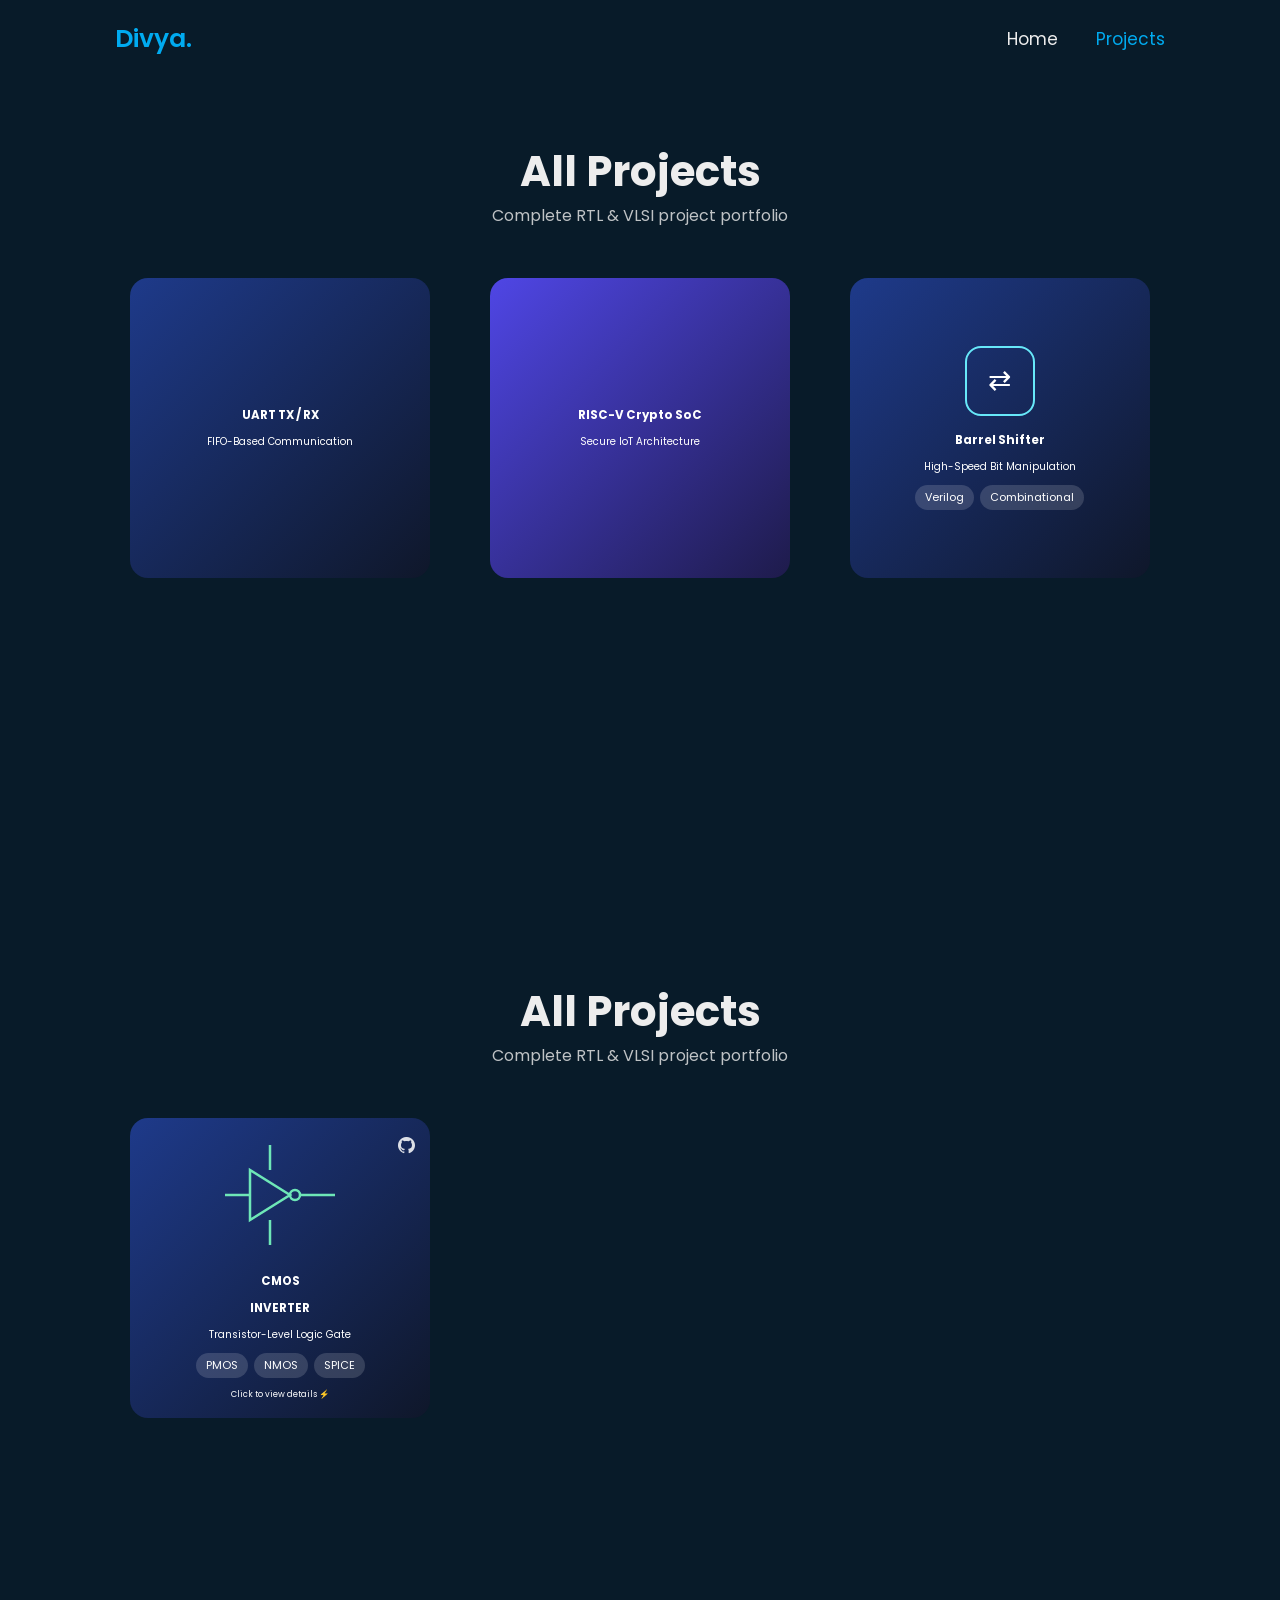
<file: projects.html>
<!DOCTYPE html>
<html lang="en">
<head>
  <meta charset="UTF-8">
  <title>All Projects | Divya Gupta</title>

  <link rel="stylesheet" href="style.css">
  <link href="https://unpkg.com/boxicons@2.1.4/css/boxicons.min.css" rel="stylesheet">
</head>

<body>

<header class="header">
  <a href="index.html" class="logo">Divya.</a>

  <nav class="navbar">
    <a href="index.html">Home</a>
    <a href="projects.html" class="active">Projects</a>
  </nav>
</header>

<section class="projects" style="padding-top:14rem">

  <div class="projects-header">
    <h2>All Projects</h2>
    <p>Complete RTL & VLSI project portfolio</p>
  </div>

  <div class="projects-grid">

    <!-- UART -->
    <div class="flip-card">
      <div class="flip-inner">

        <div class="flip-front" onclick="flipCard(this)">
          <h3>UART TX / RX</h3>
          <p>FIFO-Based Communication</p>
        </div>

        <div class="flip-back">
          <button class="close" onclick="flipBack(this)">✕</button>
          <p>UART with FIFO buffering.</p>

          <a href="https://github.com/Divyagupta004dg/AXI-Lite-Slave-with-FIFO-and-UART-Transmitter"
             target="_blank" class="github-btn">
            GitHub →
          </a>
        </div>

      </div>
    </div>

    <!-- RISC-V -->
    <div class="flip-card">
      <div class="flip-inner">

        <div class="flip-front" onclick="flipCard(this)">
          <h3>RISC-V Crypto SoC</h3>
          <p>Secure IoT Architecture</p>
        </div>

        <div class="flip-back">
          <button class="close" onclick="flipBack(this)">✕</button>

          <p>RISC-V core with cryptographic modules.</p>

          <a href="https://github.com/Divyagupta004dg/RISCV-iot-crypto-Soc"
             target="_blank" class="github-btn">
            GitHub →
          </a>
        </div>

      </div>
    </div>

    <!-- 🔥 BARREL SHIFTER (NOW APPEARS HERE) -->
    <div class="flip-card">
      <div class="flip-inner">

        <div class="flip-front" onclick="flipCard(this)">
          <div class="icon-circle">⇄</div>
          <h3>Barrel Shifter</h3>
          <p>High-Speed Bit Manipulation</p>

          <div class="tags">
            <span>Verilog</span>
            <span>Combinational</span>
          </div>
        </div>

        <div class="flip-back">
          <button class="close" onclick="flipBack(this)">✕</button>

          <p>
            Single-cycle multi-bit barrel shifter
            supporting logical & arithmetic shifts.
          </p>

          <a href="https://github.com/Divyagupta004dg/barrel_shifter_project"
             target="_blank" class="github-btn">
            GitHub →
          </a>
        </div>

      </div>
    </div>

  </div>
</section>

<script>
function flipCard(el) {
  el.closest(".flip-card").classList.add("flipped");
}

function flipBack(el) {
  el.closest(".flip-card").classList.remove("flipped");
}
</script>

</body>
<!-- 🔹 CMOS INVERTER PROJECT -->
<!DOCTYPE html>
<html lang="en">
<head>
    <meta charset="UTF-8">
    <title>All Projects | Divya Gupta</title>
    <meta name="viewport" content="width=device-width, initial-scale=1.0">

    <link rel="stylesheet" href="style.css">
    <link href="https://unpkg.com/boxicons@2.1.4/css/boxicons.min.css" rel="stylesheet">
</head>

<body>

<header class="header">
    <a href="index.html" class="logo">Divya.</a>
    <nav class="navbar">
        <a href="index.html">Home</a>
        <a href="projects.html" class="active">Projects</a>
    </nav>
</header>

<section class="projects">

    <div class="projects-header">
        <h2>All Projects</h2>
        <p>Complete RTL & VLSI project portfolio</p>
    </div>

    <div class="projects-grid">

        <!-- UART -->
        <!-- (paste your UART flip-card here) -->

        <!-- RISC-V -->
        <!-- (paste your RISC-V flip-card here) -->

        <!-- IC Packaging -->
        <!-- (paste IC Packaging flip-card here) -->

        <!-- Barrel Shifter -->
        <!-- (paste Barrel Shifter flip-card here) -->

        <!-- ✅ CMOS INVERTER -->
<div class="flip-card">
  <div class="flip-inner">

    <div class="flip-front" onclick="flipCard(this)">

      <a href="https://github.com/Divyagupta004dg/CMOS_INVERTER_PROJECT"
         target="_blank"
         class="github-icon"
         onclick="event.stopPropagation()">
        <i class="bx bxl-github"></i>
      </a>

      <svg viewBox="0 0 120 120" class="cmos-svg">
        <line x1="5" y1="60" x2="30" y2="60"/>
        <path d="M30 35 L30 85 L70 60 Z"/>
        <circle cx="75" cy="60" r="5"/>
        <line x1="80" y1="60" x2="115" y2="60"/>
        <line x1="50" y1="10" x2="50" y2="35"/>
        <line x1="50" y1="85" x2="50" y2="110"/>
      </svg>

      <h3>CMOS</h3>
      <h3>INVERTER</h3>

      <p>Transistor-Level Logic Gate</p>

      <div class="tags">
        <span>PMOS</span>
        <span>NMOS</span>
        <span>SPICE</span>
      </div>

      <small>Click to view details ⚡</small>
    </div>

    <div class="flip-back">
      <button class="close" onclick="flipBack(this)">✕</button>

      <p>
        CMOS inverter designed at transistor level with PMOS/NMOS sizing,
        SPICE simulation, power-delay analysis, and layout verification.
      </p>

      <a href="https://github.com/Divyagupta004dg/CMOS_INVERTER_PROJECT"
         target="_blank"
         class="github-btn">
        View on GitHub →
      </a>
    </div>

  </div>
</div>
</file>
<file: style.css>
@import url('https://fonts.googleapis.com/css2?family=Poppins:wght@300;400;500;600;700;800;900&display=swap');

/* ================= RESET ================= */
* {
    margin: 0;
    padding: 0;
    box-sizing: border-box;
    text-decoration: none;
    border: none;
    outline: none;
    scroll-behavior: smooth;
    font-family: 'Poppins', sans-serif;
}

:root {
    --bg-color: #081b29;
    --second-bg-color: #112e42;
    --text-color: #ededed;
    --main-color: #00abf0;
}

html {
    font-size: 62.5%;
    overflow-x: hidden;
}
body {
    background: var(--bg-color);
    color: var(--text-color);
    overflow-x: hidden;
    position: relative;
}





/* ================= HEADER ================= */
.header {
    position: fixed;
    top: 0;
    left: 0;
    width: 100%;
    padding: 2rem 9%;
    background: #081b29;
    display: flex;
    justify-content: space-between;
    align-items: center;
    z-index: 100;
}

.logo {
    font-size: 2.5rem;
    color: var(--main-color);
    font-weight: 600;
}

.navbar a {
    font-size: 1.7rem;
    color: var(--text-color);
    margin-left: 3.5rem;
}

.navbar a:hover,
.navbar a.active {
    color: var(--main-color);
}

#menu-icon {
    font-size: 3.6rem;
    color: var(--text-color);
    cursor: pointer;
    display: none;
}

/* ================= SECTIONS ================= */
section {
    min-height: 100vh;
    padding: 10rem 9% 2rem;
}

/* ================= HOME ================= */
.home {
    display: flex;
    align-items: center;
    justify-content: space-between;
    gap: 4rem;
    background: var(--bg-color);
}

.home-content {
    max-width: 60rem;
}

.home-content h1 {
    font-size: 5.6rem;
    font-weight: 700;
    line-height: 1.3;
}

.home-content h1 span {
    color: var(--main-color);
}

.text-animate h3 {
    font-size: 3.2rem;
    font-weight: 700;
}

.multiple-text {
    color: var(--main-color);
}

.multiple-text::after {
    content: '|';
    margin-left: 6px;
    animation: blink 1s infinite;
}

@keyframes blink {
    0%, 50%, 100% { opacity: 1; }
    25%, 75% { opacity: 0; }
}

.home-content p {
    font-size: 1.6rem;
    margin: 2rem 0 3rem;
}

/* ===== BUTTONS (STABLE) ===== */
.btn-box {
    display: flex;
    gap: 2rem;
    margin-bottom: 3rem;   /* 🔒 LOCKS ICON POSITION */
}

.btn-box .btn {
    width: 15rem;
    height: 5rem;
    background: var(--main-color);
    border: .2rem solid var(--main-color);
    border-radius: .8rem;
    font-size: 1.8rem;
    font-weight: 600;
    letter-spacing: .1rem;
    color: var(--bg-color);
    display: inline-flex;
    justify-content: center;
    align-items: center;
    transition: .5s;
}
/* ===== BUTTON ANIMATION (RESTORED) ===== */
.btn-box .btn {
    position: relative;
    overflow: hidden;
}

.btn-box .btn::before {
    content: '';
    position: absolute;
    inset: 0;
    background: rgba(255, 255, 255, 0.15);
    transform: scaleX(0);
    transform-origin: left;
    transition: transform 0.4s ease;
}

.btn-box .btn:hover::before {
    transform: scaleX(1);
}

.btn-box .btn:hover {
    background: transparent;
    color: var(--main-color);
}

.btn-box .btn:nth-child(2) {
    background: transparent;
    color: var(--main-color);
}

.btn-box .btn:nth-child(2):hover {
    background: var(--main-color);
    color: var(--bg-color);
} 

/* ===== SOCIAL ICONS (ORIGINAL POSITION – BELOW) ===== */
.home-sci {
    display: flex;
    gap: 1.5rem;
}


.home-sci a {
    width: 40px;
    height: 40px;
    border: .2rem solid var(--main-color);
    border-radius: 50%;
    display: flex;
    justify-content: center;
    align-items: center;
    color: var(--main-color);
    font-size: 2rem;

    transition: 
        transform 0.4s ease,
        background 0.4s ease,
        color 0.4s ease;

    animation: iconFloat 3s ease-in-out infinite;
}

.home-sci a:hover {
    background: var(--main-color);
    color: var(--bg-color);
}

/* ===== HOME IMAGE ===== */
.home-image {
    flex-shrink: 0;
}

.home-image img {
    width: 32rem;
    max-width: 100%;
}


/* ================= ABOUT ================= */
.about {
    background: var(--second-bg-color);
    display: flex;
    flex-direction: column;
    align-items: center;
}

.about-heading {
    font-size: 4rem;
    margin-bottom: 6rem;
}

.about-heading span {
    color: var(--main-color);
}

.about-container {
    display: flex;
    align-items: center;
    gap: 6rem;
}

.about-text {
    max-width: 60rem;
}

.about-text h3 {
    font-size: 2.4rem;
    margin-bottom: 1.5rem;
}

.about-text p {
    font-size: 1.6rem;
    line-height: 1.7;
    margin-bottom: 2.5rem;
}

/* ===== ABOUT IMAGE (FIXED, STABLE) ===== */
.about-image {
    width: 300px;
    height: 300px;
    border-radius: 50%;
    overflow: hidden;
    box-shadow: 0 0 30px rgba(93, 173, 226, 0.6);
}


.about-image img {
    width: 130%;
    height: 130%;
    object-fit: cover;
    object-position: center 0%;
    transform: translateX(-10%) translateY(-10%);
}
/* ================= SKILLS & TOOLS ================= */

.skills-tools {
    min-height: 100vh;
    padding: 10rem 9%;
    background: radial-gradient(circle at top, #0c2740, #081b29);
}

/* Header */
.skills-header {
    text-align: center;
    max-width: 720px;
    margin: 0 auto 5rem;
}

.skills-pill {
    display: inline-block;
    padding: 0.6rem 1.6rem;
    border-radius: 999px;
    background: #0f3a5c;
    font-size: 1.3rem;
    color: #8fd3ff;
    margin-bottom: 1.6rem;
}

.skills-header h2 {
    font-size: 4.5rem;
    margin-bottom: 1rem;
}

.skills-header p {
    font-size: 1.6rem;
    color: #b7d8f3;
}

/* Filters */
.skills-filters {
    display: flex;
    justify-content: center;
    gap: 1.2rem;
    margin-bottom: 5rem;
    flex-wrap: wrap;
}

.skills-filters button {
    padding: 0.9rem 1.8rem;
    background: #0f2f47;
    color: #b7d8f3;
    border-radius: 1rem;
    font-size: 1.4rem;
    cursor: pointer;
    transition: 0.3s;
}

.skills-filters button.active,
.skills-filters button:hover {
    background: #ffffff;
    color: #081b29;
}

/* Grid */

.skills-grid {
    display: grid;
    grid-template-columns: repeat(5, 1fr); /* ✅ 5 per row */
    gap: 2.6rem;
}

/* ================= CARD ================= */

.skill-card {
    position: relative;
    height: 160px;                 /* 🔥 makes it square-ish */
    border-radius: 1.6rem;
    background: linear-gradient(180deg, #0b2c44, #091f33);
    display: flex;
    align-items: center;
    justify-content: center;
    font-size: 1.7rem;
    font-weight: 600;
    color: #ffffff;
    cursor: pointer;
    overflow: hidden;
    transition: transform 0.35s ease;
}

.skill-card:hover {
    transform: translateY(-6px);
}

/* Animated border */
.skill-card::before {
    content: "";
    position: absolute;
    inset: -2px;
    border-radius: inherit;
    background: conic-gradient(
        from 0deg,
        transparent,
        #7cffc4,
        #8ab4ff,
        transparent
    );
    opacity: 0;
    animation: spinBorder 2.6s linear infinite;
}

/* Mask to keep border thin */
.skill-card::after {
    content: "";
    position: absolute;
    inset: 2px;
    border-radius: inherit;
    background: linear-gradient(180deg, #0b2c44, #091f33);
    z-index: 1;
}

.skill-card {
    z-index: 2;
}
.skill-card span {
    position: relative;
    z-index: 3;
}


/* Activate border */
.skill-card:hover::before,
.skill-card:active::before {
    opacity: 1;
}

/* Animation */
@keyframes spinBorder {
    100% {
        transform: rotate(360deg);
    }
}

/* Mobile */
@media (max-width: 768px) {
    .skills-header h2 {
        font-size: 3.6rem;
    }

    .skill-card {
        height: 140px;
        font-size: 1.6rem;
    }
}


/* ================= MOBILE ================= */
@media (max-width: 768px) {

    #menu-icon {
        display: block;
    }

    .navbar {
        position: absolute;
        top: 100%;
        left: -100%;
        width: 100%;
        background: var(--bg-color);
        padding: 1rem 4%;
        transition: .3s;
    }

    .navbar.active {
        left: 0;
    }

    .navbar a {
        display: block;
        font-size: 2rem;
        margin: 3rem 0;
    }

    .home {
        flex-direction: column;
        text-align: center;
    }

    .home-image img {
        width: 240px;
        margin-top: 3rem;
    }

    .about-container {
        flex-direction: column-reverse;
        text-align: center;
    }
}
/* ================= CONTACT ================= */

.contact {
    min-height: auto;
    padding-bottom: 7rem;
    background: var(--second-bg-color);
}

.contact .heading {
    font-size: 4rem;
    text-align: center;
    margin-bottom: 4rem;
}

.contact .heading span {
    color: var(--main-color);
}

/* FORM */
.contact-form {
    max-width: 70rem;
    margin: 0 auto;
    text-align: center;
}

/* INPUT BOX */
.contact-form .input-box {
    display: flex;
    justify-content: space-between;
    flex-wrap: wrap;
}

.contact-form .input-field {
    position: relative;
    width: 49%;
    margin: 0.8rem 0;
}

/* INPUT & TEXTAREA */
.contact-form .input-field input,
.contact-form .textarea-field textarea {
    width: 100%;
    height: 100%;
    padding: 1.5rem;
    font-size: 1.6rem;
    color: var(--text-color);
    background: transparent;
    border-radius: 0.6rem;
    border: 0.2rem solid var(--main-color);
}

/* TEXTAREA */
.contact-form .textarea-field {
    position: relative;
    margin: 1.6rem 0 2.7rem;
    display: flex;
}

.contact-form .textarea-field textarea {
    resize: none;
}

/* FOCUS ANIMATION */
.contact-form .focus {
    position: absolute;
    top: 0;
    left: 0;
    width: 0;
    height: 100%;
    background: var(--main-color);
    opacity: 0.1;
    border-radius: 0.6rem;
    z-index: -1;
    transition: 0.4s;
}

.contact-form input:focus ~ .focus,
.contact-form textarea:focus ~ .focus {
    width: 100%;
}

/* BUTTON */
.contact-form .btn-box {
    justify-content: center;
}

/* RESPONSIVE */
@media (max-width: 768px) {
    .contact-form .input-field {
        width: 100%;
    }
}

/*.projects {
  padding: 8rem 9%;
  background: radial-gradient(
    circle at top,
    #112e42,
    #081b29
  );
}*/
.projects {
  padding: 8rem 9%;
  background: transparent; /* 🔑 important */
}


.projects-header {
    text-align: center;
    max-width: 700px;
    margin: 0 auto 5rem;
}

.projects-header h2 {
    font-size: 4.2rem;
}

.projects-header p {
    font-size: 1.6rem;
    opacity: 0.8;
}

.view-all-btn {
    display: inline-block;
    margin-top: 2rem;
    padding: 1rem 2.4rem;
    border-radius: 999px;
    background: #fff;
    color: #020617;
    font-weight: 600;
}

/* GRID */
.projects-grid {
    display: grid;
    grid-template-columns: repeat(auto-fit, minmax(280px, 1fr));
    gap: 3rem;
    align-items: stretch; /* ✅ ADD THIS */
}

/* FLIP CARD */

.github-icon {
    position: absolute;
    top: 14px;
    right: 14px;
    font-size: 22px;
    color: #fff;
    opacity: 0.85;
    transition: 0.3s;
    z-index: 10;
}

.github-icon:hover {
    opacity: 1;
    color: #60a5fa;
}
.close {
    position: absolute;
    top: 12px;
    left: 14px;
    background: none;
    border: none;
    color: #fff;
    font-size: 18px;
    cursor: pointer;
}

/* TAGS */
.tags {
    display: flex;
    gap: 0.6rem;
    flex-wrap: wrap;
    justify-content: center;
}

.tags span {
    padding: 0.4rem 0.8rem;
    border-radius: 999px;
    background: rgba(255,255,255,0.15);
    font-size: 1.1rem;
}

/* BUTTONS */
.github-btn {
    display: block;
    margin-top: 1.4rem;
    text-align: center;
    padding: 0.8rem;
    border-radius: 8px;
    background: #4f46e5;
    color: white;
}

.close {
    position: absolute;
    top: 10px;
    right: 12px;
    background: none;
    border: none;
    color: white;
    font-size: 1.6rem;
    cursor: pointer;
}
/* RISC-V CRYPTO ICON */
.shield-icon {
  font-size: 48px;
  margin-bottom: 6px;
  filter: drop-shadow(0 0 8px rgba(139,92,246,0.6));
}

/* Optional: different gradient for crypto card */
.flip-card:nth-child(2) .flip-front {
  background: linear-gradient(135deg, #4f46e5, #1e1b4b);
}
/* ================= PACKAGING CARD ================= */

.flip-front.packaging {
  background: linear-gradient(135deg, #1e3a8a, #020617);
}

/* CHIP BODY */
.chip {
  position: relative;
  width: 200px;
  height: 140px;
  border-radius: 16px;
  border: 2px solid #93c5fd;
  box-shadow: 0 0 20px rgba(147,197,253,0.5);
  display: flex;
  align-items: center;
  justify-content: center;
  margin-bottom: 1rem;
}

/* INNER DIE */
.chip-die {
  width: 80px;
  height: 60px;
  border-radius: 8px;
  border: 2px solid #93c5fd;
  display: flex;
  align-items: center;
  justify-content: center;
  background: rgba(30,58,138,0.6);
}

.chip-die span {
  font-size: 11px;
  font-weight: 600;
  text-align: center;
  line-height: 1.2;
}

/* LABEL */
.chip-label {
  position: absolute;
  bottom: -22px;
  font-size: 11px;
  opacity: 0.8;
}

/* PINS */
.pins {
  position: absolute;
  display: flex;
  gap: 6px;
}

.pins.top {
  top: -8px;
  left: 20px;
  right: 20px;
  justify-content: space-between;
}

.pins.bottom {
  bottom: -8px;
  left: 20px;
  right: 20px;
  justify-content: space-between;
}

.pins.left {
  left: -8px;
  top: 20px;
  bottom: 20px;
  flex-direction: column;
  justify-content: space-between;
}

.pins.right {
  right: -8px;
  top: 20px;
  bottom: 20px;
  flex-direction: column;
  justify-content: space-between;
}

.pins::before {
  content: "";
  width: 10px;
  height: 3px;
  background: #93c5fd;
  display: block;
}

.pins.top::before,
.pins.bottom::before {
  content: "";
}

.pins.top::after,
.pins.bottom::after {
  content: "";
}

.pins.left::before,
.pins.right::before {
  content: "";
}
/* ================= PROJECT CARD ================= */

/* ===== CARD BASE ===== */
.flip-card {
  position: relative;              /* ✅ REQUIRED for ::after glow */
  width: 300px;
  height: 300px;
  perspective: 1200px;
  border-radius: 18px;
}

/* ===== INNER (ROTATES) ===== */
.flip-inner {
  width: 100%;
  height: 100%;
  position: relative;
  transform-style: preserve-3d;
  transition: transform 0.8s ease;
  z-index: 1;
}

/* ===== FLIP STATE ===== */
.flip-card.flipped .flip-inner {
  transform: rotateY(180deg);
}

/* ===== FRONT & BACK ===== */
.flip-front,
.flip-back {
  position: absolute;
  inset: 0;
  border-radius: 18px;
  backface-visibility: hidden;
  padding: 20px;

  display: flex;
  flex-direction: column;
  justify-content: center;
  align-items: center;
  text-align: center;
  gap: 10px;
}

/* FRONT */
.flip-front {
  background: linear-gradient(135deg, #1e3a8a, #0f172a);
  color: #fff;
  cursor: pointer;
}

/* BACK */
.flip-back {
  background: #020617;
  color: #fff;
  transform: rotateY(180deg);
}

/* ================= GLOW BORDER ================= */

/* glow layer */
.flip-card::after {
  content: "";
  position: absolute;
  inset: -4px;
  border-radius: inherit;
  background: linear-gradient(
    120deg,
    rgba(255,255,255,0),
    rgba(180,220,255,0.9),
    rgba(255,255,255,0)
  );
  opacity: 0;
  filter: blur(12px);
  pointer-events: none;
  z-index: 0;
}

/* glow trigger */
.flip-card.glow::after {
  animation: glowSweep 1.2s ease-out forwards;
}

@keyframes glowSweep {
  0% {
    opacity: 0;
    transform: rotate(0deg);
  }
  30% {
    opacity: 1;
  }
  100% {
    opacity: 0;
    transform: rotate(360deg);
  }
}

/* ================= HOVER LIFT ================= */
.flip-card:hover {
  transform: translateY(-6px);
  transition: transform 0.4s ease;
}



/* ICON */
.icon-circle {
    width: 70px;
    height: 70px;
    border-radius: 16px;
    border: 2px solid #67e8f9;
    display: flex;
    align-items: center;
    justify-content: center;
    font-size: 28px;
    margin-bottom: 6px;
}

/* TAGS */
.tags {
    display: flex;
    gap: 6px;
    flex-wrap: wrap;
    justify-content: center;
}

.tags span {
    background: rgba(255,255,255,0.15);
    padding: 4px 10px;
    border-radius: 999px;
    font-size: 11px;
}

/* GITHUB ICON */
.github-icon {
    position: absolute;
    top: 14px;
    right: 14px;
    font-size: 20px;
    color: white;
    opacity: 0.85;
}

.github-icon:hover {
    opacity: 1;
    color: #60a5fa;
}

/* CLOSE */
.close {
    position: absolute;
    top: 12px;
    left: 14px;
    background: none;
    border: none;
    color: white;
    font-size: 18px;
    cursor: pointer;
}

/* BUTTON */
.github-btn {
    margin-top: auto;
    padding: 8px 14px;
    background: #4f46e5;
    color: white;
    border-radius: 8px;
    font-size: 13px;
    text-decoration: none;
}

/* 🔥 CLICK GLOW EFFECT */
.flip-card.glow {
    animation: glowPulse 0.8s ease;
}

@keyframes glowPulse {
    0% {
        box-shadow: 0 0 0 rgba(255,255,255,0);
    }
    50% {
        box-shadow:
            0 0 20px rgba(255,255,255,0.5),
            0 0 40px rgba(96,165,250,0.4);
    }
    100% {
        box-shadow: 0 0 0 rgba(255,255,255,0);
    }
}
/* ================= CMOS INVERTER SVG ================= */

.cmos-svg {
  width: 120px;
  height: 120px;
  stroke: #6ee7b7;
  fill: none;
  stroke-width: 2.5;
  margin-bottom: 8px;
}

.cmos-svg text {
    fill: #6ee7b7;
}
/* ================= ENGINEERING PROGRESS ================= */

.engineering-progress {
    padding: 10rem 9%;
    background: radial-gradient(circle at top, #0c2740, #081b29);
}

.progress-header {
    text-align: center;
    max-width: 720px;
    margin: 0 auto 6rem;
}

.progress-header h2 {
    font-size: 4.2rem;
}

.progress-header p {
    font-size: 1.6rem;
    opacity: 0.85;
}

.projects-container {
  max-width: 1200px;
  margin: 0 auto;
}

/* Cards */
.progress-card {
    background: linear-gradient(180deg, #0b2c44, #091f33);
    border-radius: 18px;
    padding: 2.4rem;
    text-align: center;
    box-shadow: 0 0 30px rgba(0, 171, 240, 0.12);
}

.progress-card.wide {
    grid-column: span 2;
}

.progress-card h3 {
    font-size: 2rem;
    margin-bottom: 2rem;
}

/* Images */
.progress-card img {
    width: 100%;
    margin-bottom: 2rem;
    border-radius: 12px;
}

/* Notion */
.notion-section {
    margin-top: 4rem;
}

.notion-section h3 {
    font-size: 2.4rem;
    margin-bottom: 2rem;
    text-align: center;
}

.notion-section iframe {
    width: 100%;
    height: 600px;
    border-radius: 18px;
    background: #fff;
}
.notion-progress {
  margin-top: 4rem;
  padding: 2rem;
  border-radius: 18px;
  background: rgba(255,255,255,0.03);
}

/* Mobile */
@media (max-width: 768px) {
    .progress-card.wide {
        grid-column: span 1;
    }

    .notion-section iframe {
        height: 500px;
    }
}
.visit-counter {
    margin-top: 3rem;
    display: flex;
    justify-content: center;
    opacity: 0.85;
}

.progress-card img {
    background: #020617;
    padding: 1rem;
    border-radius: 12px;
}
.progress-card img {
    width: 100%;
    max-width: 420px;
    border-radius: 12px;
    background: #020617;
}



/* ================= VLSI BACKGROUND ================= */

/* ================= VLSI BACKGROUND ================= */


/* ================= GRADIENT ORBS ================= */

.gradient-orb {
  position: absolute;
  width: 380px;
  height: 380px;
  border-radius: 50%;
  filter: blur(80px);
  opacity: 0.8;
  animation: orbPulse 6s ease-in-out infinite;
}

.orb-1 {
  top: 20%;
  left: 20%;
  background: rgba(59, 130, 246, 0.12);
}

.orb-2 {
  bottom: 20%;
  right: 20%;
  background: rgba(147, 51, 234, 0.12);
  animation-delay: 3s;
}

@keyframes orbPulse {
  0%, 100% {
    transform: scale(1);
  }
  50% {
    transform: scale(1.15);
  }
}

/* ================= PARTICLES ================= */

#particles-container {
  position: absolute;
  inset: 0;
  pointer-events: none;
}

.particle {
  position: absolute;
  transition: transform 0.25s ease, opacity 0.25s ease, filter 0.25s ease;
}

/* ================= CHIP ================= */

.chip {
  position: relative;
  backdrop-filter: blur(6px);
}

.chip-body {
  width: 100%;
  height: 100%;
  background: linear-gradient(
    135deg,
    rgba(96, 165, 250, 0.25),
    rgba(168, 85, 247, 0.25)
  );
  border: 1px solid rgba(96, 165, 250, 0.3);
  border-radius: 2px;
  position: relative;
}

.chip-die {
  position: absolute;
  inset: 6px;
  background: linear-gradient(
    135deg,
    rgba(168, 85, 247, 0.25),
    rgba(96, 165, 250, 0.25)
  );
  border-radius: 2px;
}

/* ================= BINARY TEXT ================= */

.binary-text {
  font-size: 11px;
  letter-spacing: 0.15em;
  color: rgba(96, 165, 250, 0.28);
  user-select: none;
  pointer-events: none;
  white-space: nowrap;
}

/* ================= SVG ELEMENTS ================= */

svg {
  overflow: visible;
}

/* ================= CURSOR GLOW ================= */
#mouse-glow-large,
#mouse-glow-small {
  mix-blend-mode: screen;
  position: absolute;
  pointer-events: none;
  border-radius: 50%;
  z-index: 5;
}

#mouse-glow-large {
  width: 500px;
  height: 500px;
  background: radial-gradient(
    circle,
    rgba(34, 197, 94, 0.18) 0%,
    rgba(34, 197, 94, 0.08) 35%,
    rgba(34, 197, 94, 0.03) 55%,
    transparent 70%
  );
  filter: blur(55px);
}

#mouse-glow-small {
  width: 300px;
  height: 300px;
  background: radial-gradient(
    circle,
    rgba(34, 197, 94, 0.25) 0%,
    rgba(34, 197, 94, 0.1) 40%,
    transparent 70%
  );
  filter: blur(35px);
}

/* ================= FLOAT ANIMATION ================= */

@keyframes float {
  0%, 100% {
    transform: translate(0, 0) rotate(0deg);
  }
  25% {
    transform: translate(8px, -12px) rotate(2deg);
  }
  50% {
    transform: translate(-8px, -6px) rotate(-2deg);
  }
  75% {
    transform: translate(4px, -10px) rotate(1deg);
  }
}

.projects-bg {
  position: relative;
  overflow: hidden;
}

.projects-bg-layer {
  position: absolute;
  inset: 0;
  z-index: 0;
  background: radial-gradient(
    ellipse at top,
    #0b1220 0%,
    #020617 70%
  );
}

.projects-bg-layer::before {
  content: "";
  position: absolute;
  inset: 0;
  background-image:
    repeating-linear-gradient(
      90deg,
      rgba(34,197,94,0.04) 0,
      rgba(34,197,94,0.04) 1px,
      transparent 1px,
      transparent 80px
    ),
    repeating-linear-gradient(
      0deg,
      rgba(34,197,94,0.03) 0,
      rgba(34,197,94,0.03) 1px,
      transparent 1px,
      transparent 80px
    );
  pointer-events: none;
}
/* ================= GLOBAL BACKGROUND ================= */
/* ===== GLOBAL HOMEPAGE BACKGROUND ===== */
#vlsi-background {
  position: fixed;
  inset: 0;
  z-index: 0;
  background:
    radial-gradient(circle at 15% 25%, rgba(56,189,248,0.18), transparent 40%),
    radial-gradient(circle at 85% 70%, rgba(168,85,247,0.18), transparent 45%),
    linear-gradient(180deg, #020617 0%, #081b29 100%);
  overflow: hidden;
}

/* subtle VLSI grid */
#vlsi-background {
  position: fixed;
  inset: 0;
  z-index: 0;
  background:
    radial-gradient(circle at top left, rgba(59,130,246,0.25), transparent 45%),
    radial-gradient(circle at bottom right, rgba(147,51,234,0.25), transparent 45%),
    linear-gradient(180deg, #020617, #020617);
}


/* Make sure all content stays above background */
body > * {
  position: relative;
  z-index: 1;
}

/* ================= PROJECTS ================= */

.projects-container {
  max-width: 1200px;
  margin: 0 auto;
}

.projects-grid {
  display: grid;
  grid-template-columns: repeat(3, 1fr);
  gap: 3rem;
  justify-items: center;
}

/* Responsive */
@media (max-width: 1024px) {
  .projects-grid {
    grid-template-columns: repeat(2, 1fr);
  }
}

@media (max-width: 640px) {
  .projects-grid {
    grid-template-columns: 1fr;
  }
}
</file>
